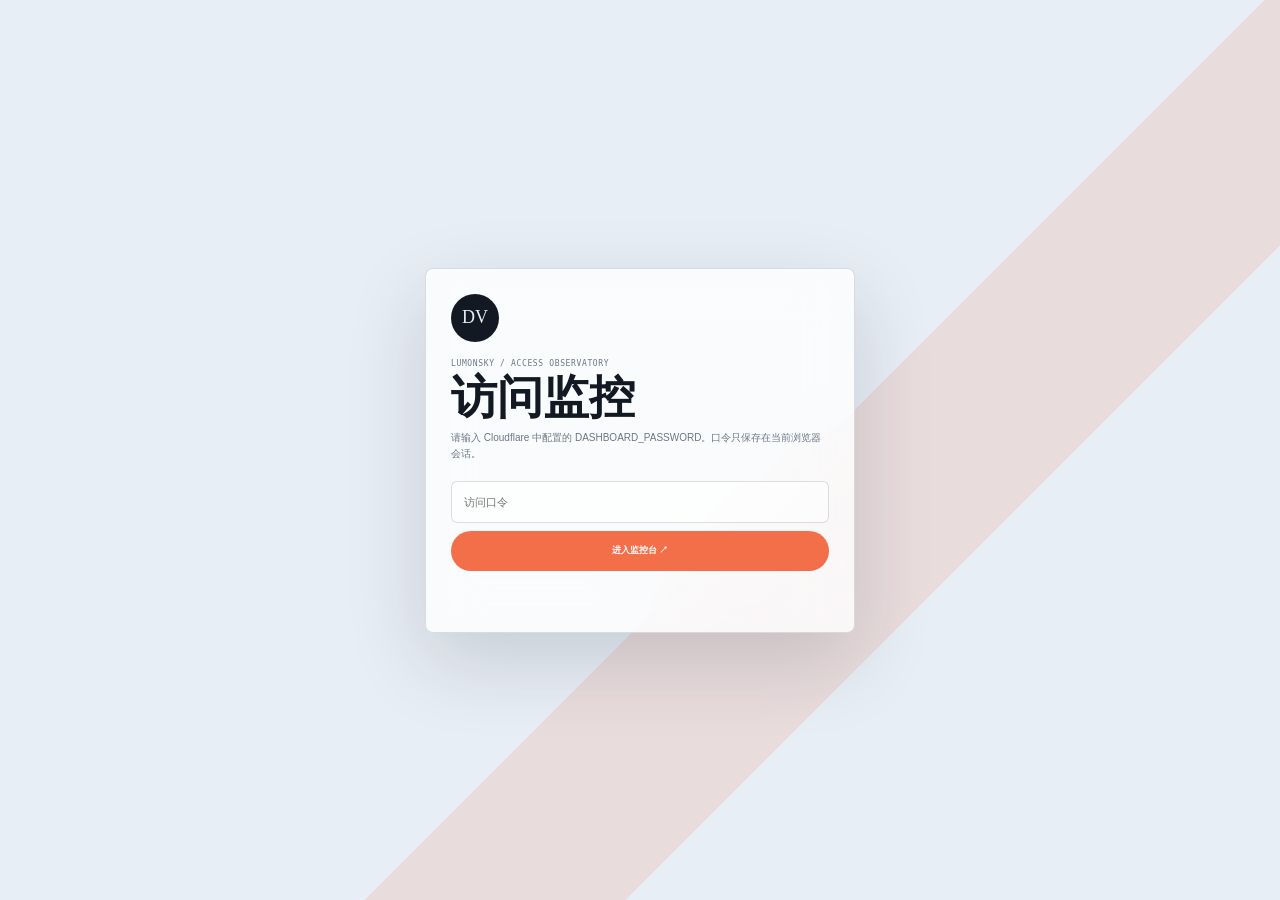
<file: dashviewer.html>
<!DOCTYPE html>
<html lang="zh-CN" data-theme="glass">
<head>
  <meta charset="UTF-8">
  <meta name="viewport" content="width=device-width, initial-scale=1.0">
  <meta name="theme-color" content="#e8eef5">
  <meta name="description" content="Lumonsky website access dashboard">
  <script src="theme-sync.js"></script>
  <title>访问监控 / Lumonsky</title>
  <style>
    :root {
      --paper: #e8eef5;
      --ink: #131923;
      --muted: #6b7786;
      --line: rgba(19, 25, 35, 0.14);
      --accent: #f26f4a;
      --accent-rgb: 242, 111, 74;
      --blue: #3868ed;
      --green: #3c7d51;
      --red: #b7352d;
      --orange: #d55b32;
      --surface: rgba(255, 255, 255, 0.58);
      --surface-strong: rgba(255, 255, 255, 0.78);
      --track: rgba(19, 25, 35, 0.08);
      --sans: "Google Sans Flex", "Helvetica Neue", Helvetica, Arial,
        "PingFang SC", "Microsoft YaHei", sans-serif;
      --serif: Georgia, "Times New Roman", "Songti SC", "STSong", serif;
      --mono: ui-monospace, SFMono-Regular, Menlo, Consolas, monospace;
      --ease: cubic-bezier(0.16, 1, 0.3, 1);
      --spring: cubic-bezier(0.2, 1.35, 0.35, 1);
    }

    * {
      box-sizing: border-box;
      margin: 0;
      padding: 0;
    }

    html {
      min-width: 320px;
      background: var(--paper);
    }

    body {
      min-width: 320px;
      min-height: 100vh;
      color: var(--ink);
      background:
        linear-gradient(130deg, transparent 0 57%, rgba(var(--accent-rgb), 0.1) 57% 65%, transparent 65%),
        var(--paper);
      font-family: var(--sans);
      -webkit-font-smoothing: antialiased;
      transition: color 0.3s ease, background-color 0.3s ease;
    }

    body::before {
      content: "LIVE";
      position: fixed;
      right: -1vw;
      bottom: -8vh;
      z-index: -1;
      color: transparent;
      font-family: "Arial Black", Arial, sans-serif;
      font-size: clamp(160px, 30vw, 500px);
      font-weight: 900;
      line-height: 0.8;
      -webkit-text-stroke: 1px var(--line);
      pointer-events: none;
      user-select: none;
    }

    .scroll-progress {
      position: fixed;
      inset: 0 0 auto;
      z-index: 2000;
      height: 2px;
      background: color-mix(in srgb, var(--line) 55%, transparent);
      pointer-events: none;
    }

    .scroll-progress i {
      display: block;
      width: 100%;
      height: 100%;
      background: var(--accent);
      box-shadow: 0 0 12px color-mix(in srgb, var(--accent) 48%, transparent);
      transform: scaleX(0);
      transform-origin: left center;
      will-change: transform;
    }

    button,
    input,
    select {
      color: inherit;
      font: inherit;
    }

    button {
      border: 0;
      background: none;
      cursor: pointer;
    }

    a {
      color: inherit;
      text-decoration: none;
    }

    [hidden] {
      display: none !important;
    }

    :focus-visible {
      outline: 2px solid var(--accent);
      outline-offset: 2px;
    }

    .icon {
      width: 16px;
      height: 16px;
      fill: none;
      stroke: currentColor;
      stroke-linecap: round;
      stroke-linejoin: round;
      stroke-width: 1.8;
    }

    .icon-sm {
      width: 13px;
      height: 13px;
    }

    .svg-sprite {
      position: absolute;
      width: 0;
      height: 0;
      overflow: hidden;
    }

    .gate {
      position: fixed;
      inset: 0;
      z-index: 3000;
      display: grid;
      place-items: center;
      padding: 20px;
      background:
        linear-gradient(135deg, transparent 0 58%, rgba(var(--accent-rgb), 0.14) 58% 70%, transparent 70%),
        var(--paper);
    }

    .gate-card {
      width: min(430px, calc(100vw - 28px));
      padding: 25px;
      background: var(--surface-strong);
      border: 1px solid var(--line);
      border-radius: 8px;
      box-shadow: 0 28px 80px rgba(20, 30, 42, 0.16);
      backdrop-filter: blur(28px);
      -webkit-backdrop-filter: blur(28px);
      animation: gateIn 0.68s var(--spring) both;
    }

    .gate-mark {
      display: grid;
      width: 48px;
      height: 48px;
      place-items: center;
      color: var(--paper);
      background: var(--ink);
      border-radius: 50%;
      font-family: var(--serif);
      font-size: 18px;
    }

    .gate-index {
      display: block;
      margin-top: 17px;
      color: var(--muted);
      font-family: var(--mono);
      font-size: 8px;
      letter-spacing: 0.08em;
    }

    .gate h1 {
      margin-top: 6px;
      font-size: clamp(30px, 5vw, 46px);
      font-weight: 750;
      letter-spacing: 0;
      line-height: 1;
    }

    .gate p {
      margin-top: 10px;
      color: var(--muted);
      font-size: 10px;
      line-height: 1.65;
    }

    .gate form {
      display: grid;
      gap: 8px;
      margin-top: 18px;
    }

    .gate input {
      width: 100%;
      height: 42px;
      padding: 0 12px;
      color: var(--ink);
      background: var(--surface);
      border: 1px solid var(--line);
      border-radius: 6px;
      outline: none;
      font-size: 11px;
    }

    .gate input:focus {
      border-color: var(--accent);
      box-shadow: 0 0 0 3px rgba(var(--accent-rgb), 0.12);
    }

    .gate button {
      min-height: 40px;
      color: var(--accent-ink, #fff);
      background: var(--accent);
      border-radius: 999px;
      font-size: 9px;
      font-weight: 700;
    }

    .gate-status {
      min-height: 18px;
      color: var(--red);
      font-size: 8px;
      line-height: 1.5;
    }

    .app {
      width: min(100% - 34px, 1540px);
      margin: 0 auto;
      padding: 12px 0 30px;
    }

    .topbar {
      position: sticky;
      top: 0;
      z-index: 50;
      display: flex;
      min-height: 54px;
      align-items: center;
      gap: 12px;
      padding: 8px 10px;
      background: color-mix(in srgb, var(--paper) 76%, transparent);
      border-bottom: 1px solid var(--line);
      backdrop-filter: blur(22px) saturate(150%);
      -webkit-backdrop-filter: blur(22px) saturate(150%);
      animation: headerIn 0.6s var(--ease) both;
      transition: box-shadow 0.28s ease, background 0.28s ease;
    }

    .topbar.is-scrolled {
      box-shadow: 0 12px 35px rgba(20, 30, 42, 0.1);
    }

    .brand {
      display: inline-flex;
      min-width: 0;
      align-items: center;
      gap: 9px;
    }

    .brand-mark {
      display: grid;
      width: 35px;
      height: 35px;
      place-items: center;
      color: var(--paper);
      background: var(--ink);
      border-radius: 50%;
      font-family: var(--serif);
      font-size: 16px;
      font-weight: 700;
    }

    .brand-copy {
      display: grid;
      min-width: 0;
      gap: 1px;
    }

    .brand-copy strong {
      font-family: var(--mono);
      font-size: 9px;
      letter-spacing: 0.08em;
      white-space: nowrap;
    }

    .brand-copy span {
      color: var(--muted);
      font-family: var(--mono);
      font-size: 7px;
    }

    .live-state {
      display: inline-flex;
      align-items: center;
      gap: 6px;
      margin-left: 3px;
      color: var(--muted);
      font-family: var(--mono);
      font-size: 7px;
      white-space: nowrap;
    }

    .live-state::before {
      content: "";
      width: 6px;
      height: 6px;
      background: var(--green);
      border-radius: 50%;
      box-shadow: 0 0 0 3px color-mix(in srgb, var(--green) 16%, transparent);
      animation: livePulse 1.8s ease-in-out infinite;
    }

    .live-state.is-loading::before {
      background: var(--orange);
    }

    .live-state.is-error::before {
      background: var(--red);
    }

    .header-controls {
      display: flex;
      min-width: 0;
      align-items: center;
      gap: 5px;
      margin-left: auto;
    }

    .range-switch {
      display: flex;
      align-items: center;
      gap: 3px;
      padding: 3px;
      background: var(--surface);
      border: 1px solid var(--line);
      border-radius: 999px;
    }

    .range-switch button {
      min-height: 28px;
      padding: 0 10px;
      color: var(--muted);
      border-radius: 999px;
      font-size: 8px;
      font-weight: 650;
    }

    .range-switch button[aria-selected="true"] {
      color: var(--accent-ink, #fff);
      background: var(--accent);
    }

    .tool {
      display: grid;
      width: 32px;
      height: 32px;
      place-items: center;
      color: var(--muted);
      border: 1px solid var(--line);
      border-radius: 50%;
      transition: color 0.18s ease, background 0.18s ease, transform 0.24s var(--spring);
    }

    .tool:hover {
      color: var(--ink);
      background: var(--surface);
      transform: translateY(-1px);
    }

    .tool.is-spinning .icon {
      animation: spin 0.7s linear infinite;
    }

    .tool.is-active {
      color: var(--accent-ink, #fff);
      background: var(--accent);
      border-color: var(--accent);
    }

    .tool-label {
      display: inline-flex;
      min-height: 32px;
      align-items: center;
      gap: 6px;
      padding: 0 10px;
      color: var(--muted);
      border: 1px solid var(--line);
      border-radius: 999px;
      font-size: 8px;
    }

    .intro {
      display: flex;
      align-items: end;
      justify-content: space-between;
      gap: 28px;
      padding: clamp(40px, 7vw, 86px) 0 25px;
    }

    .intro-copy {
      display: grid;
      gap: 8px;
    }

    .intro-copy > span {
      color: var(--muted);
      font-family: var(--mono);
      font-size: 8px;
      letter-spacing: 0.08em;
    }

    .intro h1 {
      max-width: 920px;
      font-size: clamp(48px, 7.4vw, 112px);
      font-weight: 850;
      letter-spacing: 0;
      line-height: 0.82;
      text-transform: uppercase;
      animation: titleIn 0.76s 0.08s var(--ease) both;
    }

    .type-line {
      display: block;
      width: max-content;
      max-width: 100%;
      min-height: 0.92em;
      white-space: nowrap;
    }

    .typing-caret {
      display: inline-block;
      width: 0.055em;
      height: 0.72em;
      margin-left: 0.045em;
      background: currentColor;
      opacity: 0;
      vertical-align: 0.02em;
    }

    .type-line.is-active .typing-caret {
      opacity: 1;
      animation: caretBlink 0.72s steps(1) infinite;
    }

    .intro h1 em {
      color: var(--accent);
      font-family: var(--serif);
      font-style: italic;
      font-weight: 500;
    }

    .intro-meta {
      display: grid;
      min-width: 210px;
      gap: 4px;
      color: var(--muted);
      font-family: var(--mono);
      font-size: 8px;
      line-height: 1.6;
      text-align: right;
    }

    .intro-meta strong {
      color: var(--ink);
      font-size: 10px;
      font-weight: 550;
    }

    .metric-grid {
      display: grid;
      grid-template-columns: repeat(6, minmax(0, 1fr));
      gap: 8px;
    }

    .metric-card,
    .panel {
      background: var(--surface);
      border: 1px solid var(--line);
      border-radius: 8px;
      backdrop-filter: blur(24px) saturate(145%);
      -webkit-backdrop-filter: blur(24px) saturate(145%);
      box-shadow: 0 16px 48px rgba(24, 38, 52, 0.07);
    }

    .metric-card {
      position: relative;
      display: grid;
      min-height: 118px;
      align-content: space-between;
      padding: 15px;
      overflow: hidden;
      transition:
        transform 0.3s var(--spring),
        border-color 0.25s ease,
        background 0.25s ease,
        box-shadow 0.25s ease;
      transform-style: preserve-3d;
      --spot-x: 50%;
      --spot-y: 50%;
      --rx: 0deg;
      --ry: 0deg;
    }

    .metric-card.is-entering {
      animation: cardRise 0.62s var(--spring) backwards;
      animation-delay: calc(var(--index, 0) * 45ms);
    }

    .metric-card:hover {
      transform:
        perspective(900px)
        translateY(-3px)
        rotateX(var(--rx))
        rotateY(var(--ry));
      border-color: color-mix(in srgb, var(--accent) 42%, var(--line));
      box-shadow: 0 20px 55px rgba(24, 38, 52, 0.1);
    }

    .metric-card::before,
    .panel::before {
      content: "";
      position: absolute;
      inset: 0;
      z-index: 0;
      background: radial-gradient(
        circle 150px at var(--spot-x, 50%) var(--spot-y, 50%),
        color-mix(in srgb, var(--accent) 18%, transparent),
        transparent 72%
      );
      opacity: 0;
      pointer-events: none;
      transition: opacity 0.24s ease;
    }

    .metric-card:hover::before,
    .panel:hover::before {
      opacity: 1;
    }

    .metric-card > * {
      position: relative;
      z-index: 1;
    }

    .metric-card::after {
      content: "";
      position: absolute;
      right: -23px;
      bottom: -32px;
      width: 78px;
      height: 78px;
      border: 1px solid var(--line);
      border-radius: 50%;
    }

    .metric-label {
      display: flex;
      align-items: center;
      justify-content: space-between;
      gap: 8px;
      color: var(--muted);
      font-size: 8px;
    }

    .metric-label .icon {
      width: 13px;
      height: 13px;
    }

    .metric-value {
      display: flex;
      align-items: baseline;
      gap: 4px;
      font-family: "Arial Black", Arial, sans-serif;
      font-size: clamp(28px, 3.2vw, 48px);
      font-weight: 900;
      letter-spacing: 0;
      line-height: 0.9;
    }

    .metric-value small {
      color: var(--muted);
      font-family: var(--mono);
      font-size: 7px;
      font-weight: 500;
    }

    .odometer {
      display: inline-flex;
      align-items: flex-end;
      overflow: hidden;
      line-height: 1;
      font-variant-numeric: tabular-nums;
    }

    .odometer-digit,
    .odometer-separator {
      display: inline-block;
      height: 1em;
      line-height: 1;
    }

    .odometer-digit {
      width: 0.66em;
      overflow: hidden;
    }

    .odometer-strip {
      display: flex;
      flex-direction: column;
      transition: transform 0.82s cubic-bezier(0.16, 1, 0.3, 1);
      will-change: transform;
    }

    .odometer-strip span {
      display: block;
      height: 1em;
      line-height: 1;
      text-align: center;
    }

    .odometer-separator {
      width: 0.3em;
      text-align: center;
    }

    .metric-note {
      color: var(--muted);
      font-size: 7px;
    }

    .dashboard-grid {
      display: grid;
      grid-template-columns: repeat(12, minmax(0, 1fr));
      gap: 8px;
      margin-top: 8px;
    }

    .panel {
      position: relative;
      min-width: 0;
      padding: 16px;
      animation: cardRise 0.66s var(--ease) backwards;
      transition:
        transform 0.32s var(--ease),
        border-color 0.25s ease,
        box-shadow 0.25s ease;
      overflow: hidden;
      transform-style: preserve-3d;
      --spot-x: 50%;
      --spot-y: 50%;
      --rx: 0deg;
      --ry: 0deg;
    }

    .panel:hover {
      transform:
        perspective(1100px)
        translateY(-2px)
        rotateX(var(--rx))
        rotateY(var(--ry));
      border-color: color-mix(in srgb, var(--accent) 32%, var(--line));
      box-shadow: 0 20px 56px rgba(24, 38, 52, 0.09);
    }

    .panel > * {
      position: relative;
      z-index: 1;
    }

    .reveal-pending {
      opacity: 0;
      transform: translateY(18px) scale(0.985);
    }

    .reveal-ready {
      opacity: 1;
      transform: translateY(0) scale(1);
      transition:
        opacity 0.62s var(--ease),
        transform 0.68s var(--spring),
        border-color 0.25s ease,
        box-shadow 0.25s ease;
    }

    .span-8 { grid-column: span 8; }
    .span-7 { grid-column: span 7; }
    .span-6 { grid-column: span 6; }
    .span-5 { grid-column: span 5; }
    .span-4 { grid-column: span 4; }
    .span-12 { grid-column: span 12; }

    .panel-head {
      display: flex;
      min-width: 0;
      align-items: flex-start;
      justify-content: space-between;
      gap: 12px;
      margin-bottom: 14px;
    }

    .panel-title {
      display: grid;
      gap: 3px;
    }

    .panel-title span {
      color: var(--muted);
      font-family: var(--mono);
      font-size: 7px;
      letter-spacing: 0.07em;
    }

    .panel-title h2 {
      font-size: 15px;
      font-weight: 650;
      letter-spacing: 0;
    }

    .panel-meta {
      color: var(--muted);
      font-family: var(--mono);
      font-size: 7px;
      white-space: nowrap;
    }

    .trend-wrap {
      position: relative;
      height: 270px;
    }

    #trendCanvas {
      display: block;
      width: 100%;
      height: 100%;
      transition: opacity 0.28s ease;
    }

    #trendCanvas.is-drawing {
      animation: chartReveal 0.82s var(--ease) both;
      transform-origin: bottom;
    }

    .chart-empty {
      position: absolute;
      inset: 0;
      display: grid;
      place-content: center;
      justify-items: center;
      gap: 5px;
      color: var(--muted);
      text-align: center;
      font-size: 8px;
    }

    .chart-empty strong {
      color: var(--ink);
      font-size: 10px;
    }

    .rank-list {
      display: grid;
      gap: 7px;
    }

    .rank-row {
      display: grid;
      grid-template-columns: minmax(0, 1fr) auto;
      gap: 5px 10px;
      align-items: center;
    }

    .rank-copy {
      display: grid;
      min-width: 0;
      gap: 1px;
    }

    .rank-copy strong {
      overflow: hidden;
      font-size: 9px;
      font-weight: 600;
      text-overflow: ellipsis;
      white-space: nowrap;
    }

    .rank-copy span {
      overflow: hidden;
      color: var(--muted);
      font-family: var(--mono);
      font-size: 7px;
      text-overflow: ellipsis;
      white-space: nowrap;
    }

    .rank-count {
      color: var(--muted);
      font-family: var(--mono);
      font-size: 7px;
    }

    .bar-track {
      grid-column: 1 / -1;
      height: 3px;
      overflow: hidden;
      background: var(--track);
      border-radius: 99px;
    }

    .bar-fill {
      width: var(--bar, 0%);
      height: 100%;
      background: var(--accent);
      border-radius: inherit;
      transform-origin: left;
      animation: barIn 0.7s var(--ease) both;
    }

    .environment-grid {
      display: grid;
      grid-template-columns: repeat(2, minmax(0, 1fr));
      gap: 14px;
    }

    .environment-block h3,
    .mini-title {
      margin-bottom: 9px;
      color: var(--muted);
      font-family: var(--mono);
      font-size: 7px;
      font-weight: 500;
      letter-spacing: 0.06em;
      text-transform: uppercase;
    }

    .live-feed {
      display: grid;
      max-height: 276px;
      gap: 1px;
      overflow: auto;
      scrollbar-width: thin;
      scrollbar-color: var(--line) transparent;
    }

    .feed-row {
      display: grid;
      grid-template-columns: 8px minmax(0, 1fr) auto;
      gap: 9px;
      align-items: center;
      padding: 9px 2px;
      border-bottom: 1px solid var(--line);
      animation: feedIn 0.35s var(--ease) both;
    }

    .feed-dot {
      width: 7px;
      height: 7px;
      background: var(--accent);
      border-radius: 50%;
      animation: livePulse 1.9s ease-in-out infinite;
    }

    .feed-copy {
      display: grid;
      min-width: 0;
      gap: 1px;
    }

    .feed-copy strong,
    .feed-copy span {
      overflow: hidden;
      text-overflow: ellipsis;
      white-space: nowrap;
    }

    .feed-copy strong {
      font-size: 8px;
      font-weight: 600;
    }

    .feed-copy span {
      color: var(--muted);
      font-family: var(--mono);
      font-size: 7px;
    }

    .feed-row time {
      color: var(--muted);
      font-family: var(--mono);
      font-size: 7px;
      white-space: nowrap;
    }

    .hour-heatmap {
      display: grid;
      grid-template-columns: repeat(24, minmax(0, 1fr));
      gap: 3px;
      margin-top: 4px;
    }

    .heat-cell {
      position: relative;
      aspect-ratio: 1 / 2.1;
      min-width: 0;
      background: color-mix(in srgb, var(--accent) var(--heat, 0%), var(--track));
      border: 1px solid var(--line);
      border-radius: 3px;
    }

    .heat-cell span {
      position: absolute;
      left: 50%;
      bottom: -17px;
      color: var(--muted);
      font-family: var(--mono);
      font-size: 6px;
      transform: translateX(-50%);
    }

    .heat-labels {
      display: flex;
      justify-content: space-between;
      margin-top: 20px;
      color: var(--muted);
      font-family: var(--mono);
      font-size: 6px;
    }

    .table-wrap {
      min-width: 0;
      overflow: auto;
      border-top: 1px solid var(--line);
    }

    .visits-table {
      width: 100%;
      min-width: 1080px;
      border-collapse: collapse;
      table-layout: fixed;
    }

    .visits-table th,
    .visits-table td {
      padding: 9px 8px;
      border-bottom: 1px solid var(--line);
      text-align: left;
      vertical-align: top;
    }

    .visits-table th {
      position: sticky;
      top: 0;
      z-index: 2;
      color: var(--muted);
      background: var(--paper);
      font-family: var(--mono);
      font-size: 7px;
      font-weight: 500;
      letter-spacing: 0.04em;
    }

    .visits-table td {
      color: var(--text-soft, var(--ink));
      font-size: 8px;
      line-height: 1.5;
      overflow-wrap: anywhere;
    }

    .visits-table tbody tr {
      cursor: pointer;
      transition: background 0.16s ease;
      animation: rowIn 0.35s var(--ease) backwards;
    }

    .visits-table tbody tr:hover {
      background: color-mix(in srgb, var(--accent) 7%, transparent);
    }

    .visits-table th:nth-child(1) { width: 122px; }
    .visits-table th:nth-child(2) { width: 170px; }
    .visits-table th:nth-child(3) { width: 175px; }
    .visits-table th:nth-child(4) { width: 110px; }
    .visits-table th:nth-child(5) { width: 150px; }
    .visits-table th:nth-child(6) { width: 125px; }
    .visits-table th:nth-child(7) { width: 230px; }

    .table-controls {
      display: flex;
      align-items: center;
      gap: 6px;
    }

    .table-search {
      width: min(210px, 40vw);
      height: 29px;
      padding: 0 9px;
      color: var(--ink);
      background: var(--surface);
      border: 1px solid var(--line);
      border-radius: 999px;
      outline: none;
      font-size: 8px;
    }

    .table-search:focus {
      border-color: var(--accent);
    }

    .empty-state {
      display: grid;
      place-content: center;
      justify-items: center;
      gap: 6px;
      min-height: 150px;
      color: var(--muted);
      text-align: center;
      font-size: 8px;
      line-height: 1.6;
    }

    .empty-state strong {
      color: var(--ink);
      font-size: 11px;
    }

    .site-footer {
      display: flex;
      align-items: center;
      justify-content: space-between;
      gap: 14px;
      margin-top: 18px;
      padding: 15px 2px;
      color: var(--muted);
      border-top: 1px solid var(--line);
      font-family: var(--mono);
      font-size: 7px;
    }

    dialog {
      width: min(620px, calc(100vw - 24px));
      max-height: calc(100vh - 30px);
      margin: auto;
      padding: 0;
      color: var(--ink);
      background: var(--paper);
      border: 1px solid var(--line);
      border-radius: 8px;
      box-shadow: 0 30px 100px rgba(0, 0, 0, 0.3);
    }

    dialog::backdrop {
      background: rgba(12, 18, 25, 0.42);
      backdrop-filter: blur(5px);
    }

    dialog[open] {
      animation: dialogIn 0.32s var(--spring) both;
    }

    .detail-inner {
      padding: 20px;
      overflow-y: auto;
    }

    .detail-head {
      display: flex;
      align-items: flex-start;
      justify-content: space-between;
      gap: 15px;
      padding-bottom: 12px;
      border-bottom: 1px solid var(--line);
    }

    .detail-head span {
      color: var(--muted);
      font-family: var(--mono);
      font-size: 7px;
    }

    .detail-head h2 {
      margin-top: 5px;
      font-size: 22px;
    }

    .detail-grid {
      display: grid;
      grid-template-columns: repeat(2, minmax(0, 1fr));
      gap: 7px;
      margin-top: 14px;
    }

    .detail-item {
      min-width: 0;
      padding: 9px;
      background: var(--surface);
      border: 1px solid var(--line);
      border-radius: 5px;
    }

    .detail-item span {
      display: block;
      color: var(--muted);
      font-family: var(--mono);
      font-size: 7px;
    }

    .detail-item strong {
      display: block;
      margin-top: 4px;
      overflow-wrap: anywhere;
      font-family: var(--mono);
      font-size: 8px;
      font-weight: 500;
      line-height: 1.5;
    }

    .toast {
      position: fixed;
      right: 16px;
      bottom: 16px;
      z-index: 3500;
      max-width: min(340px, calc(100vw - 24px));
      padding: 10px 12px;
      color: var(--accent-ink, #fff);
      background: var(--accent);
      border-radius: 6px;
      box-shadow: 0 14px 40px rgba(0, 0, 0, 0.2);
      font-size: 8px;
      opacity: 0;
      transform: translateY(8px);
      pointer-events: none;
      transition: opacity 0.2s ease, transform 0.28s var(--spring);
    }

    .toast.is-visible {
      opacity: 1;
      transform: translateY(0);
    }

    @keyframes headerIn {
      from { opacity: 0; transform: translateY(-8px); }
      to { opacity: 1; transform: translateY(0); }
    }

    @keyframes caretBlink {
      0%, 48% { opacity: 1; }
      49%, 100% { opacity: 0; }
    }

    @keyframes spin {
      to { transform: rotate(360deg); }
    }

    @keyframes rowIn {
      from { opacity: 0; transform: translateY(4px); }
      to { opacity: 1; transform: translateY(0); }
    }

    @keyframes chartReveal {
      from {
        opacity: 0;
        clip-path: inset(0 100% 0 0);
        transform: scaleY(0.88);
      }
      to {
        opacity: 1;
        clip-path: inset(0 0 0 0);
        transform: scaleY(1);
      }
    }

    @keyframes titleIn {
      from { opacity: 0; clip-path: inset(0 0 100% 0); transform: translateY(15px); }
      to { opacity: 1; clip-path: inset(0 0 0 0); transform: translateY(0); }
    }

    @keyframes gateIn {
      from { opacity: 0; transform: translateY(14px) scale(0.97); }
      to { opacity: 1; transform: translateY(0) scale(1); }
    }

    @keyframes cardRise {
      from { opacity: 0; transform: translateY(10px); }
      to { opacity: 1; transform: translateY(0); }
    }

    @keyframes feedIn {
      from { opacity: 0; transform: translateX(-5px); }
      to { opacity: 1; transform: translateX(0); }
    }

    @keyframes barIn {
      from { transform: scaleX(0); }
      to { transform: scaleX(1); }
    }

    @keyframes dialogIn {
      from { opacity: 0; transform: translateY(12px) scale(0.96); }
      to { opacity: 1; transform: translateY(0) scale(1); }
    }

    @keyframes livePulse {
      0%, 100% { opacity: 0.38; transform: scale(0.82); }
      50% { opacity: 1; transform: scale(1.12); }
    }

    @media (max-width: 1160px) {
      .metric-grid {
        grid-template-columns: repeat(3, minmax(0, 1fr));
      }

      .span-8,
      .span-7,
      .span-6,
      .span-5,
      .span-4 {
        grid-column: span 6;
      }
    }

    @media (max-width: 760px) {
      .app {
        width: calc(100% - 20px);
      }

      .topbar {
        flex-wrap: wrap;
        padding: 8px 4px;
      }

      .brand-copy span,
      .live-state {
        display: none;
      }

      .header-controls {
        width: 100%;
        overflow-x: auto;
      }

      .range-switch {
        flex: 1;
      }

      .range-switch button {
        flex: 1;
        padding: 0 7px;
      }

      .tool-label {
        display: none;
      }

      .intro {
        align-items: flex-start;
        flex-direction: column;
        gap: 17px;
        padding-top: 46px;
      }

      .intro h1 {
        font-size: clamp(46px, 15vw, 76px);
      }

      .intro-meta {
        min-width: 0;
        text-align: left;
      }

      .metric-grid,
      .dashboard-grid {
        grid-template-columns: repeat(2, minmax(0, 1fr));
      }

      .span-8,
      .span-7,
      .span-6,
      .span-5,
      .span-4,
      .span-12 {
        grid-column: span 2;
      }

      .metric-card {
        min-height: 104px;
      }

      .trend-wrap {
        height: 225px;
      }

      .environment-grid {
        grid-template-columns: minmax(0, 1fr);
      }

      .panel-head {
        align-items: stretch;
        flex-direction: column;
      }

      .table-controls {
        width: 100%;
      }

      .table-search {
        width: 100%;
      }

      .detail-grid {
        grid-template-columns: minmax(0, 1fr);
      }

      .site-footer {
        align-items: flex-start;
        flex-direction: column;
      }
    }

    @media (prefers-reduced-motion: reduce) {
      *,
      *::before,
      *::after {
        animation-duration: 0.01ms !important;
        animation-iteration-count: 1 !important;
        transition-duration: 0.01ms !important;
      }
    }
  </style>
</head>
<body>
  <div class="scroll-progress" aria-hidden="true"><i id="scrollProgress"></i></div>
  <svg class="svg-sprite" aria-hidden="true">
    <symbol id="i-eye" viewBox="0 0 24 24"><path d="M2 12s3.5-6 10-6 10 6 10 6-3.5 6-10 6S2 12 2 12Z"/><circle cx="12" cy="12" r="2.5"/></symbol>
    <symbol id="i-users" viewBox="0 0 24 24"><path d="M16 21v-2a4 4 0 0 0-4-4H6a4 4 0 0 0-4 4v2M9 11a4 4 0 1 0 0-8 4 4 0 0 0 0 8ZM22 21v-2a4 4 0 0 0-3-3.87M16 3.13a4 4 0 0 1 0 7.75"/></symbol>
    <symbol id="i-clock" viewBox="0 0 24 24"><circle cx="12" cy="12" r="9"/><path d="M12 7v5l3 2"/></symbol>
    <symbol id="i-pulse" viewBox="0 0 24 24"><path d="M3 12h4l2-6 4 12 2-6h6"/></symbol>
    <symbol id="i-page" viewBox="0 0 24 24"><path d="M14 2H6a2 2 0 0 0-2 2v16a2 2 0 0 0 2 2h12a2 2 0 0 0 2-2V8Z"/><path d="M14 2v6h6"/></symbol>
    <symbol id="i-globe" viewBox="0 0 24 24"><circle cx="12" cy="12" r="9"/><path d="M3 12h18M12 3a14 14 0 0 1 0 18M12 3a14 14 0 0 0 0 18"/></symbol>
    <symbol id="i-refresh" viewBox="0 0 24 24"><path d="M20 7v5h-5M4 17v-5h5"/><path d="M6.1 8a7 7 0 0 1 11.6-1L20 12M4 12l2.3 5a7 7 0 0 0 11.6-1"/></symbol>
    <symbol id="i-download" viewBox="0 0 24 24"><path d="M12 3v12M7 10l5 5 5-5M5 21h14"/></symbol>
    <symbol id="i-lock" viewBox="0 0 24 24"><rect x="4" y="10" width="16" height="11" rx="2"/><path d="M8 10V7a4 4 0 0 1 8 0v3"/></symbol>
    <symbol id="i-sun" viewBox="0 0 24 24"><circle cx="12" cy="12" r="4"/><path d="M12 2v2M12 20v2M4.93 4.93l1.42 1.42M17.66 17.66l1.41 1.41M2 12h2M20 12h2M4.93 19.07l1.42-1.42M17.66 6.34l1.41-1.41"/></symbol>
    <symbol id="i-x" viewBox="0 0 24 24"><path d="m6 6 12 12M18 6 6 18"/></symbol>
    <symbol id="i-arrow" viewBox="0 0 24 24"><path d="M5 12h14M13 6l6 6-6 6"/></symbol>
  </svg>

  <section class="gate" id="gate">
    <div class="gate-card">
      <span class="gate-mark">DV</span>
      <span class="gate-index">LUMONSKY / ACCESS OBSERVATORY</span>
      <h1>访问监控</h1>
      <p>请输入 Cloudflare 中配置的 DASHBOARD_PASSWORD。口令只保存在当前浏览器会话。</p>
      <form id="gateForm">
        <input id="gatePassword" type="password" maxlength="256" autocomplete="off" data-lpignore="true" placeholder="访问口令" required>
        <button type="submit">进入监控台 ↗</button>
        <p class="gate-status" id="gateStatus" aria-live="polite"></p>
      </form>
    </div>
  </section>

  <div class="app" id="app" hidden>
    <header class="topbar">
      <a class="brand" href="index.html" data-home-link aria-label="返回 Lumonsky 控制台">
        <span class="brand-mark">DV</span>
        <span class="brand-copy">
          <strong>ACCESS / LIVE</strong>
          <span>LUMONSKY VISIT OBSERVATORY</span>
        </span>
      </a>
      <span class="live-state" id="liveState">正在连接</span>
      <div class="header-controls">
        <div class="range-switch" id="rangeSwitch" role="tablist" aria-label="时间范围">
          <button type="button" data-range="24h" role="tab" aria-selected="false">24 小时</button>
          <button type="button" data-range="7d" role="tab" aria-selected="true">7 天</button>
          <button type="button" data-range="30d" role="tab" aria-selected="false">30 天</button>
          <button type="button" data-range="all" role="tab" aria-selected="false">全部</button>
        </div>
        <button class="tool" id="refreshButton" type="button" aria-label="刷新数据">
          <svg class="icon"><use href="#i-refresh"></use></svg>
        </button>
        <button class="tool" id="autoRefreshButton" type="button" aria-label="自动刷新" aria-pressed="true">
          <svg class="icon"><use href="#i-pulse"></use></svg>
        </button>
        <button class="tool" id="themeButton" type="button" aria-label="切换主题">
          <svg class="icon"><use href="#i-sun"></use></svg>
        </button>
        <button class="tool" id="exportButton" type="button" aria-label="导出 CSV">
          <svg class="icon"><use href="#i-download"></use></svg>
        </button>
        <button class="tool" id="lockButton" type="button" aria-label="锁定监控台">
          <svg class="icon"><use href="#i-lock"></use></svg>
        </button>
      </div>
    </header>

    <main>
      <section class="intro">
        <div class="intro-copy">
          <span>WEBSITE TRAFFIC / PRIVATE ANALYTICS</span>
          <h1 aria-label="看清访问。再行动。">
            <span class="type-line" aria-hidden="true">
              <span id="dashTypeOne">看清访问。</span><i class="typing-caret" aria-hidden="true"></i>
            </span>
            <span class="type-line" aria-hidden="true">
              <em id="dashTypeTwo">再行动。</em><i class="typing-caret" aria-hidden="true"></i>
            </span>
          </h1>
        </div>
        <div class="intro-meta">
          <span>最新更新</span>
          <strong id="updatedAt">等待读取</strong>
          <span id="rangeLabel">最近 7 天</span>
        </div>
      </section>

      <section class="metric-grid" aria-label="访问核心指标">
        <article class="metric-card" style="--index:0">
          <span class="metric-label">访问量 <svg class="icon"><use href="#i-eye"></use></svg></span>
          <strong class="metric-value" data-metric="visits">0</strong>
          <span class="metric-note">所选时间范围</span>
        </article>
        <article class="metric-card" style="--index:1">
          <span class="metric-label">独立访客 <svg class="icon"><use href="#i-users"></use></svg></span>
          <strong class="metric-value" data-metric="visitors">0</strong>
          <span class="metric-note">指纹 / 设备 ID 去重</span>
        </article>
        <article class="metric-card" style="--index:2">
          <span class="metric-label">独立 IP <svg class="icon"><use href="#i-globe"></use></svg></span>
          <strong class="metric-value" data-metric="uniqueIps">0</strong>
          <span class="metric-note">网络来源数量</span>
        </article>
        <article class="metric-card" style="--index:3">
          <span class="metric-label">今日访问 <svg class="icon"><use href="#i-clock"></use></svg></span>
          <strong class="metric-value" data-metric="visitsToday">0</strong>
          <span class="metric-note">自然日累计</span>
        </article>
        <article class="metric-card" style="--index:4">
          <span class="metric-label">最近一小时 <svg class="icon"><use href="#i-pulse"></use></svg></span>
          <strong class="metric-value" data-metric="visitsLastHour">0</strong>
          <span class="metric-note">实时活跃强度</span>
        </article>
        <article class="metric-card" style="--index:5">
          <span class="metric-label">页面数量 <svg class="icon"><use href="#i-page"></use></svg></span>
          <strong class="metric-value" data-metric="uniquePages">0</strong>
          <span class="metric-note" id="averageNote">0 次 / 访客</span>
        </article>
      </section>

      <div class="dashboard-grid">
        <section class="panel span-8">
          <div class="panel-head">
            <div class="panel-title">
              <span>VISITS / TIME</span>
              <h2>访问趋势</h2>
            </div>
            <span class="panel-meta" id="trendMeta">0 个时间点</span>
          </div>
          <div class="trend-wrap">
            <canvas id="trendCanvas" aria-label="访问趋势图"></canvas>
            <div class="chart-empty" id="chartEmpty">
              <strong>暂无访问数据</strong>
              <span>新访问会在用户打开页面时自动记录</span>
            </div>
          </div>
        </section>

        <section class="panel span-4">
          <div class="panel-head">
            <div class="panel-title">
              <span>REALTIME / STREAM</span>
              <h2>最近访问</h2>
            </div>
            <span class="panel-meta" id="liveCount">0 events</span>
          </div>
          <div class="live-feed" id="liveFeed"></div>
        </section>

        <section class="panel span-4">
          <div class="panel-head">
            <div class="panel-title">
              <span>CONTENT / RANK</span>
              <h2>页面排行</h2>
            </div>
          </div>
          <div class="rank-list" id="pageRank"></div>
        </section>

        <section class="panel span-4">
          <div class="panel-head">
            <div class="panel-title">
              <span>ENVIRONMENT / MIX</span>
              <h2>设备与浏览器</h2>
            </div>
          </div>
          <div class="environment-grid" id="environmentGrid"></div>
        </section>

        <section class="panel span-4">
          <div class="panel-head">
            <div class="panel-title">
              <span>GEOGRAPHY / SOURCE</span>
              <h2>地区分布</h2>
            </div>
          </div>
          <div class="rank-list" id="locationRank"></div>
        </section>

        <section class="panel span-5">
          <div class="panel-head">
            <div class="panel-title">
              <span>REFERRER / SOURCE</span>
              <h2>访问来源</h2>
            </div>
          </div>
          <div class="rank-list" id="referrerRank"></div>
        </section>

        <section class="panel span-7">
          <div class="panel-head">
            <div class="panel-title">
              <span>HOURLY / ACTIVITY</span>
              <h2>24 小时活跃分布</h2>
            </div>
            <span class="panel-meta">UTC+8 本地时间</span>
          </div>
          <div class="hour-heatmap" id="hourHeatmap"></div>
          <div class="heat-labels"><span>00</span><span>06</span><span>12</span><span>18</span><span>23</span></div>
        </section>

        <section class="panel span-12">
          <div class="panel-head">
            <div class="panel-title">
              <span>RAW / DETAIL</span>
              <h2>访问明细</h2>
            </div>
            <div class="table-controls">
              <input class="table-search" id="tableSearch" type="search" placeholder="搜索页面、IP、地区、浏览器">
              <span class="panel-meta" id="tableMeta">0 rows</span>
            </div>
          </div>
          <div class="table-wrap">
            <table class="visits-table">
              <thead>
                <tr>
                  <th>时间</th>
                  <th>页面</th>
                  <th>地区 / IP</th>
                  <th>设备</th>
                  <th>浏览器 / 系统</th>
                  <th>网络</th>
                  <th>来源</th>
                </tr>
              </thead>
              <tbody id="visitsBody"></tbody>
            </table>
          </div>
        </section>
      </div>
    </main>

    <footer class="site-footer">
      <span>LUMONSKY / ACCESS OBSERVATORY / 2026</span>
      <span>数据来自 D1 site_visits · 最多展示最近 500 条明细</span>
    </footer>
  </div>

  <dialog id="detailDialog">
    <div class="detail-inner">
      <div class="detail-head">
        <div>
          <span>VISIT / DETAIL</span>
          <h2>访问详情</h2>
        </div>
        <button class="tool" id="detailClose" type="button" aria-label="关闭">
          <svg class="icon"><use href="#i-x"></use></svg>
        </button>
      </div>
      <div class="detail-grid" id="detailGrid"></div>
    </div>
  </dialog>

  <div class="toast" id="toast" role="status" aria-live="polite"></div>

  <script src="cloud-api.js"></script>
  <script>
    (() => {
      "use strict";

      const $ = (selector, scope = document) => scope.querySelector(selector);
      const $$ = (selector, scope = document) => [...scope.querySelectorAll(selector)];
      const AUTO_REFRESH_MS = 15000;
      const reducedMotion = window.matchMedia("(prefers-reduced-motion: reduce)").matches;
      const state = {
        token: "",
        range: "7d",
        data: null,
        loading: false,
        autoRefresh: true,
        timer: 0,
        toastTimer: 0,
        query: ""
      };

      function initializeHeadlineTyping() {
        const firstNode = $("#dashTypeOne");
        const secondNode = $("#dashTypeTwo");
        const firstLine = firstNode?.closest(".type-line");
        const secondLine = secondNode?.closest(".type-line");
        if (!firstNode || !secondNode || !firstLine || !secondLine) return;
        const phrases = [
          ["看清访问。", "再行动。"],
          ["读懂流量。", "再判断。"],
          ["每一秒。", "都有迹可循。"]
        ];
        if (reducedMotion) {
          firstNode.textContent = phrases[0][0];
          secondNode.textContent = phrases[0][1];
          return;
        }
        const wait = (delay) => new Promise((resolve) => setTimeout(resolve, delay));
        const setActive = (line) => {
          firstLine.classList.toggle("is-active", line === firstLine);
          secondLine.classList.toggle("is-active", line === secondLine);
        };
        const type = async (node, line, text) => {
          setActive(line);
          node.textContent = "";
          for (const character of text) {
            node.textContent += character;
            await wait(48 + Math.random() * 54);
          }
        };
        const erase = async (node, line) => {
          setActive(line);
          while (node.textContent.length) {
            node.textContent = node.textContent.slice(0, -1);
            await wait(27 + Math.random() * 34);
          }
        };
        (async () => {
          let index = 0;
          await wait(880);
          while (true) {
            const [firstPhrase, secondPhrase] = phrases[index % phrases.length];
            await type(firstNode, firstLine, firstPhrase);
            await wait(130);
            await type(secondNode, secondLine, secondPhrase);
            await wait(1850);
            await erase(secondNode, secondLine);
            await wait(150);
            await erase(firstNode, firstLine);
            firstLine.classList.remove("is-active");
            secondLine.classList.remove("is-active");
            await wait(360);
            index += 1;
          }
        })();
      }

      function showToast(message) {
        const node = $("#toast");
        node.textContent = message;
        node.classList.add("is-visible");
        clearTimeout(state.toastTimer);
        state.toastTimer = setTimeout(() => node.classList.remove("is-visible"), 2400);
      }

      function parseDate(row) {
        let value = String(row?.visit_time || "");
        if (!value) return null;
        if (/^\d{4}-\d{2}-\d{2} \d{2}:\d{2}:\d{2}$/.test(value)) value = `${value.replace(" ", "T")}Z`;
        const date = new Date(value);
        return Number.isNaN(date.getTime()) ? null : date;
      }

      function formatTime(value) {
        const date = value instanceof Date ? value : parseDate(value);
        if (!date) return "—";
        return date.toLocaleString("zh-CN", {
          month: "2-digit",
          day: "2-digit",
          hour: "2-digit",
          minute: "2-digit",
          second: "2-digit",
          hour12: false
        });
      }

      function timeAgo(value) {
        const date = value instanceof Date ? value : parseDate(value);
        if (!date) return "未知";
        const diff = Date.now() - date.getTime();
        if (diff < 60000) return "刚刚";
        if (diff < 3600000) return `${Math.floor(diff / 60000)} 分钟前`;
        if (diff < 86400000) return `${Math.floor(diff / 3600000)} 小时前`;
        return `${Math.floor(diff / 86400000)} 天前`;
      }

      function formatNumber(value) {
        return new Intl.NumberFormat("zh-CN").format(Number(value || 0));
      }

      function animateNumber(node, value) {
        const target = Number(value || 0);
        const formatted = formatNumber(target);
        node.dataset.value = String(target);
        node.setAttribute("aria-label", formatted);
        if (reducedMotion) {
          node.textContent = formatted;
          return;
        }
        node.classList.add("odometer");
        node.replaceChildren();
        [...formatted].forEach((character, index) => {
          if (!/\d/.test(character)) {
            const separator = document.createElement("span");
            separator.className = "odometer-separator";
            separator.textContent = character;
            separator.setAttribute("aria-hidden", "true");
            node.appendChild(separator);
            return;
          }
          const digit = document.createElement("span");
          digit.className = "odometer-digit";
          digit.setAttribute("aria-hidden", "true");
          const strip = document.createElement("span");
          strip.className = "odometer-strip";
          for (let number = 0; number <= 9; number += 1) {
            const cell = document.createElement("span");
            cell.textContent = String(number);
            strip.appendChild(cell);
          }
          digit.appendChild(strip);
          node.appendChild(digit);
          requestAnimationFrame(() => {
            strip.style.transitionDelay = `${index * 30}ms`;
            strip.style.transform = `translateY(-${Number(character)}em)`;
          });
        });
      }

      function setLiveState(text, kind = "") {
        const node = $("#liveState");
        node.textContent = text;
        node.classList.toggle("is-loading", kind === "loading");
        node.classList.toggle("is-error", kind === "error");
      }

      function lock(message = "") {
        clearInterval(state.timer);
        state.token = "";
        state.data = null;
        try {
          sessionStorage.removeItem("lumon.dashviewer.token");
        } catch {}
        $("#app").hidden = true;
        $("#gate").hidden = false;
        $("#gatePassword").value = "";
        $("#gateStatus").textContent = message;
        window.setTimeout(() => $("#gatePassword").focus(), 40);
      }

      function normalize(payload) {
        return {
          generatedAt: payload.generatedAt || new Date().toISOString(),
          range: payload.range || state.range,
          summary: payload.summary || {},
          series: Array.isArray(payload.series) ? payload.series : [],
          hourly: Array.isArray(payload.hourly) ? payload.hourly : [],
          groups: payload.groups || {},
          recent: Array.isArray(payload.recent) ? payload.recent : [],
          columns: Array.isArray(payload.columns) ? payload.columns : [],
          rangeApplied: Boolean(payload.rangeApplied)
        };
      }

      async function loadData(silent = false) {
        if (!state.token || state.loading) return;
        state.loading = true;
        $("#refreshButton").classList.add("is-spinning");
        if (!silent) setLiveState("正在读取", "loading");
        try {
          const response = await fetch(`/api/dashviewer?range=${encodeURIComponent(state.range)}`, {
            headers: { "X-Dashboard-Token": state.token },
            cache: "no-store"
          });
          const payload = await response.json().catch(() => ({}));
          if (!response.ok || payload.success === false) {
            if (response.status === 401) {
              lock(payload.message || "口令已失效，请重新输入");
              return;
            }
            throw new Error(payload.message || `HTTP ${response.status}`);
          }
          state.data = normalize(payload);
          $("#gate").hidden = true;
          $("#app").hidden = false;
          renderAll();
          if (!silent) showToast("访问数据已更新");
        } catch (error) {
          setLiveState("读取失败", "error");
          if (!silent) showToast(`读取失败：${error.message || error}`);
        } finally {
          state.loading = false;
          $("#refreshButton").classList.remove("is-spinning");
        }
      }

      function renderMetrics() {
        const summary = state.data.summary;
        $$(".metric-card").forEach((card) => {
          card.classList.remove("is-entering");
          void card.offsetWidth;
          card.classList.add("is-entering");
        });
        $$("[data-metric]").forEach((node) => {
          animateNumber(node, summary[node.dataset.metric] || 0);
        });
        $("#averageNote").textContent = `${summary.averageVisitsPerVisitor || 0} 次 / 访客`;
        $("#updatedAt").textContent = formatTime(state.data.generatedAt);
        const labels = {
          "24h": "最近 24 小时",
          "7d": "最近 7 天",
          "30d": "最近 30 天",
          all: "全部记录"
        };
        $("#rangeLabel").textContent = labels[state.range] || "";
        setLiveState(`已连接 · ${timeAgo(state.data.generatedAt)}`);
      }

      function renderRank(container, items, options = {}) {
        container.replaceChildren();
        if (!items?.length) {
          const empty = document.createElement("div");
          empty.className = "empty-state";
          empty.innerHTML = "<strong>暂无数据</strong><span>还没有对应访问记录</span>";
          container.appendChild(empty);
          return;
        }
        const max = Math.max(...items.map((item) => item.count), 1);
        items.slice(0, options.limit || 8).forEach((item, index) => {
          const row = document.createElement("div");
          row.className = "rank-row";
          const label = options.format ? options.format(item.name, item) : item.name;
          const detail = options.detail ? options.detail(item.name, item) : `${item.count} 次`;
          row.innerHTML = `
            <span class="rank-copy"><strong></strong><span></span></span>
            <span class="rank-count">${formatNumber(item.count)}</span>
            <span class="bar-track"><i class="bar-fill" style="--bar:${Math.max(3, item.count / max * 100)}%;animation-delay:${index * 35}ms"></i></span>
          `;
          $(".rank-copy strong", row).textContent = label;
          $(".rank-copy span", row).textContent = detail;
          container.appendChild(row);
        });
      }

      function renderEnvironment() {
        const container = $("#environmentGrid");
        container.replaceChildren();
        const groups = [
          ["浏览器", state.data.groups.browser || []],
          ["设备", state.data.groups.device || []],
          ["平台", state.data.groups.platform || []],
          ["屏幕", state.data.groups.screen || []]
        ];
        groups.forEach(([title, items]) => {
          const block = document.createElement("div");
          block.className = "environment-block";
          block.innerHTML = `<h3>${title}</h3><div class="rank-list"></div>`;
          renderRank($(".rank-list", block), items, { limit: 4 });
          container.appendChild(block);
        });
      }

      function renderLiveFeed() {
        const feed = $("#liveFeed");
        const items = state.data.recent.slice(0, 12);
        feed.replaceChildren();
        $("#liveCount").textContent = `${state.data.recent.length} events`;
        if (!items.length) {
          feed.innerHTML = '<div class="empty-state"><strong>等待访问</strong><span>打开网站页面后，这里会出现实时记录</span></div>';
          return;
        }
        items.forEach((row, index) => {
          const node = document.createElement("div");
          node.className = "feed-row";
          node.style.animationDelay = `${index * 24}ms`;
          node.innerHTML = '<i class="feed-dot"></i><span class="feed-copy"><strong></strong><span></span></span><time></time>';
          $(".feed-copy strong", node).textContent = row.page || "未知页面";
          $(".feed-copy span", node).textContent = [row.location, row.browser, row.device].filter(Boolean).join(" · ") || "未知访问";
          $("time", node).textContent = timeAgo(row);
          node.title = `${row.ip || ""} ${row.platform || ""}`;
          feed.appendChild(node);
        });
      }

      function referrerLabel(value) {
        if (!value) return "直接访问";
        try {
          return new URL(value).hostname;
        } catch {
          return value;
        }
      }

      function renderDistributions() {
        renderRank($("#pageRank"), state.data.groups.page || [], {
          format: (name) => name || "未知页面",
          detail: (name, item) => `${item.count} 次访问`
        });
        renderRank($("#locationRank"), state.data.groups.location || [], {
          format: (name) => name || "未知地区"
        });
        renderRank($("#referrerRank"), state.data.groups.referrer || [], {
          format: referrerLabel
        });
      }

      function renderHeatmap() {
        const counts = Array(24).fill(0);
        const source = state.data.hourly.length
          ? state.data.hourly
          : state.data.recent.map((row) => ({ row }));
        source.forEach((item) => {
          const date = item.row ? parseDate(item.row) : new Date(String(item.bucket || "").replace(" ", "T"));
          if (!date || Number.isNaN(date.getTime())) return;
          counts[date.getHours()] += Number(item.count || 1);
        });
        const max = Math.max(...counts, 1);
        const heatmap = $("#hourHeatmap");
        heatmap.replaceChildren();
        counts.forEach((count, hour) => {
          const cell = document.createElement("span");
          cell.className = "heat-cell";
          cell.style.setProperty("--heat", `${Math.round(count / max * 88)}%`);
          cell.title = `${String(hour).padStart(2, "0")}:00 · ${count} 次`;
          if (hour % 3 === 0) {
            const label = document.createElement("span");
            label.textContent = String(hour).padStart(2, "0");
            cell.appendChild(label);
          }
          heatmap.appendChild(cell);
        });
      }

      function drawTrend() {
        const canvas = $("#trendCanvas");
        const context = canvas.getContext("2d");
        const series = state.data.series;
        const empty = $("#chartEmpty");
        empty.hidden = series.length > 0;
        canvas.classList.remove("is-drawing");
        void canvas.offsetWidth;
        if (!reducedMotion && series.length) canvas.classList.add("is-drawing");
        const rect = canvas.getBoundingClientRect();
        const ratio = window.devicePixelRatio || 1;
        canvas.width = Math.max(1, Math.round(rect.width * ratio));
        canvas.height = Math.max(1, Math.round(rect.height * ratio));
        context.setTransform(ratio, 0, 0, ratio, 0, 0);
        context.clearRect(0, 0, rect.width, rect.height);
        if (!series.length) return;
        const styles = getComputedStyle(document.documentElement);
        const accent = styles.getPropertyValue("--accent").trim();
        const muted = styles.getPropertyValue("--muted").trim();
        const line = styles.getPropertyValue("--line").trim();
        const left = 35;
        const right = 12;
        const top = 14;
        const bottom = 28;
        const width = rect.width - left - right;
        const height = rect.height - top - bottom;
        const max = Math.max(...series.map((item) => Number(item.count || 0)), 1);
        const points = series.map((item, index) => ({
          x: left + (series.length === 1 ? width / 2 : index / (series.length - 1) * width),
          y: top + height - Number(item.count || 0) / max * height
        }));

        context.font = "9px ui-monospace, monospace";
        context.fillStyle = muted;
        context.strokeStyle = line;
        context.lineWidth = 1;
        for (let index = 0; index <= 4; index += 1) {
          const y = top + height / 4 * index;
          context.beginPath();
          context.moveTo(left, y);
          context.lineTo(left + width, y);
          context.stroke();
          context.fillText(String(Math.round(max - max / 4 * index)), 2, y + 3);
        }

        const gradient = context.createLinearGradient(0, top, 0, top + height);
        gradient.addColorStop(0, `${accent}55`);
        gradient.addColorStop(1, `${accent}00`);
        context.beginPath();
        context.moveTo(points[0].x, top + height);
        points.forEach((point) => context.lineTo(point.x, point.y));
        context.lineTo(points[points.length - 1].x, top + height);
        context.closePath();
        context.fillStyle = gradient;
        context.fill();

        context.beginPath();
        points.forEach((point, index) => {
          if (index === 0) context.moveTo(point.x, point.y);
          else context.lineTo(point.x, point.y);
        });
        context.strokeStyle = accent;
        context.lineWidth = 2;
        context.lineJoin = "round";
        context.stroke();

        points.forEach((point, index) => {
          if (series.length > 24 && index % Math.ceil(series.length / 8) !== 0 && index !== series.length - 1) return;
          context.beginPath();
          context.arc(point.x, point.y, 2.5, 0, Math.PI * 2);
          context.fillStyle = accent;
          context.fill();
        });

        const labelIndexes = new Set([0, Math.floor((series.length - 1) / 2), series.length - 1]);
        context.fillStyle = muted;
        labelIndexes.forEach((index) => {
          const label = String(series[index]?.bucket || "").slice(
            state.range === "24h" ? 5 : 5
          );
          context.fillText(label, Math.max(left, points[index].x - 25), rect.height - 8);
        });
        $("#trendMeta").textContent = `${series.length} 个时间点 · 峰值 ${max}`;
      }

      function filteredRows() {
        const query = state.query.trim().toLowerCase();
        if (!query) return state.data.recent;
        return state.data.recent.filter((row) => [
          row.page,
          row.ip,
          row.location,
          row.browser,
          row.platform,
          row.device,
          row.network,
          row.referrer,
          row.model
        ].join(" ").toLowerCase().includes(query));
      }

      function renderTable() {
        const body = $("#visitsBody");
        const rows = filteredRows();
        body.replaceChildren();
        $("#tableMeta").textContent = `${rows.length} rows`;
        if (!rows.length) {
          const row = document.createElement("tr");
          row.innerHTML = '<td colspan="7"><div class="empty-state"><strong>暂无匹配记录</strong><span>调整搜索条件或时间范围</span></div></td>';
          body.appendChild(row);
          return;
        }
        rows.slice(0, 200).forEach((item) => {
          const row = document.createElement("tr");
          row.innerHTML = `
            <td>${escapeCell(formatTime(item))}</td>
            <td>${escapeCell(item.page || "—")}</td>
            <td>${escapeCell([item.location, item.ip].filter(Boolean).join("\n") || "—")}</td>
            <td>${escapeCell(item.device || "—")}</td>
            <td>${escapeCell([item.browser, item.platform].filter(Boolean).join("\n") || "—")}</td>
            <td>${escapeCell([item.network, item.tz].filter(Boolean).join("\n") || "—")}</td>
            <td>${escapeCell(referrerLabel(item.referrer))}</td>
          `;
          row.addEventListener("click", () => showDetail(item));
          body.appendChild(row);
        });
      }

      function escapeCell(value) {
        return String(value ?? "")
          .replace(/&/g, "&amp;")
          .replace(/</g, "&lt;")
          .replace(/>/g, "&gt;")
          .replace(/\n/g, "<br>");
      }

      function showDetail(row) {
        const fields = [
          ["访问时间", formatTime(row)],
          ["页面", row.page],
          ["IP", row.ip],
          ["地区", row.location],
          ["设备", row.device],
          ["浏览器", row.browser],
          ["平台", row.platform],
          ["设备型号", row.model],
          ["GPU", row.gpu],
          ["屏幕", row.screen],
          ["CPU 核心", row.cores],
          ["设备内存", row.memory ? `${row.memory} GB` : ""],
          ["网络", row.network],
          ["时区", row.tz],
          ["设备 ID", row.device_id],
          ["指纹", row.fingerprint],
          ["来源", row.referrer || "直接访问"]
        ];
        const grid = $("#detailGrid");
        grid.replaceChildren();
        fields.forEach(([label, value]) => {
          const item = document.createElement("div");
          item.className = "detail-item";
          item.innerHTML = "<span></span><strong></strong>";
          $("span", item).textContent = label;
          $("strong", item).textContent = value || "—";
          grid.appendChild(item);
        });
        $("#detailDialog").showModal();
      }

      function renderAll() {
        renderMetrics();
        renderDistributions();
        renderEnvironment();
        renderLiveFeed();
        renderHeatmap();
        renderTable();
        requestAnimationFrame(drawTrend);
      }

      function exportCsv() {
        const rows = filteredRows();
        if (!rows.length) {
          showToast("没有可导出的访问记录");
          return;
        }
        const columns = [
          "visit_time", "page", "ip", "location", "device", "browser", "platform",
          "model", "gpu", "screen", "cores", "memory", "network", "tz",
          "device_id", "fingerprint", "referrer"
        ];
        const escape = (value) => `"${String(value ?? "").replace(/"/g, '""')}"`;
        const csv = [
          columns.join(","),
          ...rows.map((row) => columns.map((column) => escape(row[column])).join(","))
        ].join("\r\n");
        const blob = new Blob([`\uFEFF${csv}`], { type: "text/csv;charset=utf-8" });
        const url = URL.createObjectURL(blob);
        const anchor = document.createElement("a");
        anchor.href = url;
        anchor.download = `lumonsky-visits-${state.range}-${new Date().toISOString().slice(0, 10)}.csv`;
        anchor.click();
        setTimeout(() => URL.revokeObjectURL(url), 1000);
        showToast(`已导出 ${rows.length} 条访问记录`);
      }

      function bindMotion() {
        const progress = $("#scrollProgress");
        const topbar = $(".topbar");
        let scrollFrame = 0;
        const updateScroll = () => {
          scrollFrame = 0;
          const max = Math.max(1, document.documentElement.scrollHeight - innerHeight);
          progress.style.transform = `scaleX(${Math.min(1, Math.max(0, scrollY / max))})`;
          topbar.classList.toggle("is-scrolled", scrollY > 12);
        };
        addEventListener("scroll", () => {
          if (!scrollFrame) scrollFrame = requestAnimationFrame(updateScroll);
        }, { passive: true });
        updateScroll();

        $$(".metric-card, .panel").forEach((card) => {
          card.addEventListener("pointermove", (event) => {
            if (reducedMotion || matchMedia("(pointer: coarse)").matches) return;
            const rect = card.getBoundingClientRect();
            const x = event.clientX - rect.left;
            const y = event.clientY - rect.top;
            card.style.setProperty("--spot-x", `${x}px`);
            card.style.setProperty("--spot-y", `${y}px`);
            card.style.setProperty("--ry", `${((x / rect.width) - 0.5) * 2.2}deg`);
            card.style.setProperty("--rx", `${(0.5 - y / rect.height) * 1.8}deg`);
          });
          card.addEventListener("pointerleave", () => {
            card.style.setProperty("--rx", "0deg");
            card.style.setProperty("--ry", "0deg");
            card.style.setProperty("--spot-x", "50%");
            card.style.setProperty("--spot-y", "50%");
          });
        });

        if (reducedMotion || !("IntersectionObserver" in window)) return;
        const observer = new IntersectionObserver((entries) => {
          entries.forEach((entry) => {
            if (!entry.isIntersecting) return;
            entry.target.classList.remove("reveal-pending");
            entry.target.classList.add("reveal-ready");
            observer.unobserve(entry.target);
            setTimeout(() => {
              entry.target.style.transitionDelay = "";
            }, 900);
          });
        }, {
          threshold: 0.08,
          rootMargin: "0px 0px -5% 0px"
        });
        $$(".panel").forEach((panel, index) => {
          panel.classList.add("reveal-pending");
          panel.style.transitionDelay = `${Math.min(index * 45, 180)}ms`;
          observer.observe(panel);
        });
      }

      function startAutoRefresh() {
        clearInterval(state.timer);
        if (!state.autoRefresh) return;
        state.timer = setInterval(() => {
          if (!document.hidden && state.token) loadData(true);
        }, AUTO_REFRESH_MS);
      }

      async function submitPassword(event) {
        event.preventDefault();
        const token = $("#gatePassword").value;
        if (!token) return;
        state.token = token;
        $("#gateStatus").textContent = "正在验证口令…";
        await loadData();
        if (state.data) {
          $("#gateStatus").textContent = "";
          startAutoRefresh();
        } else {
          state.token = "";
          $("#gateStatus").textContent = "验证失败，请检查口令或后端配置";
        }
      }

      function bind() {
        if (["127.0.0.1", "localhost"].includes(location.hostname)) {
          $("[data-home-link]").setAttribute("href", "index5.html");
        }
        $("#gateForm").addEventListener("submit", submitPassword);
        window.addEventListener("pageshow", (event) => {
          if (event.persisted) lock("页面已恢复，请重新输入访问口令");
        });
        $("#refreshButton").addEventListener("click", () => loadData());
        $("#lockButton").addEventListener("click", () => lock("已锁定"));
        $("#exportButton").addEventListener("click", exportCsv);
        $("#themeButton").addEventListener("click", () => window.PellosyTheme?.cycle());
        $("#autoRefreshButton").addEventListener("click", () => {
          state.autoRefresh = !state.autoRefresh;
          $("#autoRefreshButton").classList.toggle("is-active", state.autoRefresh);
          $("#autoRefreshButton").setAttribute("aria-pressed", String(state.autoRefresh));
          startAutoRefresh();
          showToast(state.autoRefresh ? "自动刷新已开启" : "自动刷新已暂停");
        });
        $$("[data-range]").forEach((button) => {
          button.addEventListener("click", () => {
            state.range = button.dataset.range;
            $$("[data-range]").forEach((item) => {
              item.setAttribute("aria-selected", String(item === button));
            });
            loadData();
          });
        });
        $("#tableSearch").addEventListener("input", (event) => {
          state.query = event.target.value;
          renderTable();
        });
        $("#detailClose").addEventListener("click", () => $("#detailDialog").close());
        $("#detailDialog").addEventListener("click", (event) => {
          if (event.target === $("#detailDialog")) $("#detailDialog").close();
        });
        window.addEventListener("pellosy:theme-change", () => {
          if (state.data) requestAnimationFrame(drawTrend);
        });
        window.addEventListener("resize", () => {
          if (state.data) requestAnimationFrame(drawTrend);
        });
      }

      async function init() {
        initializeHeadlineTyping();
        bind();
        bindMotion();
        $("#autoRefreshButton").classList.add("is-active");
        try {
          sessionStorage.removeItem("lumon.dashviewer.token");
        } catch {}
        state.token = "";
        state.data = null;
        $("#app").hidden = true;
        $("#gate").hidden = false;
        $("#gatePassword").value = "";
      }

      init();
    })();
  </script>
</body>
</html>
</file>
